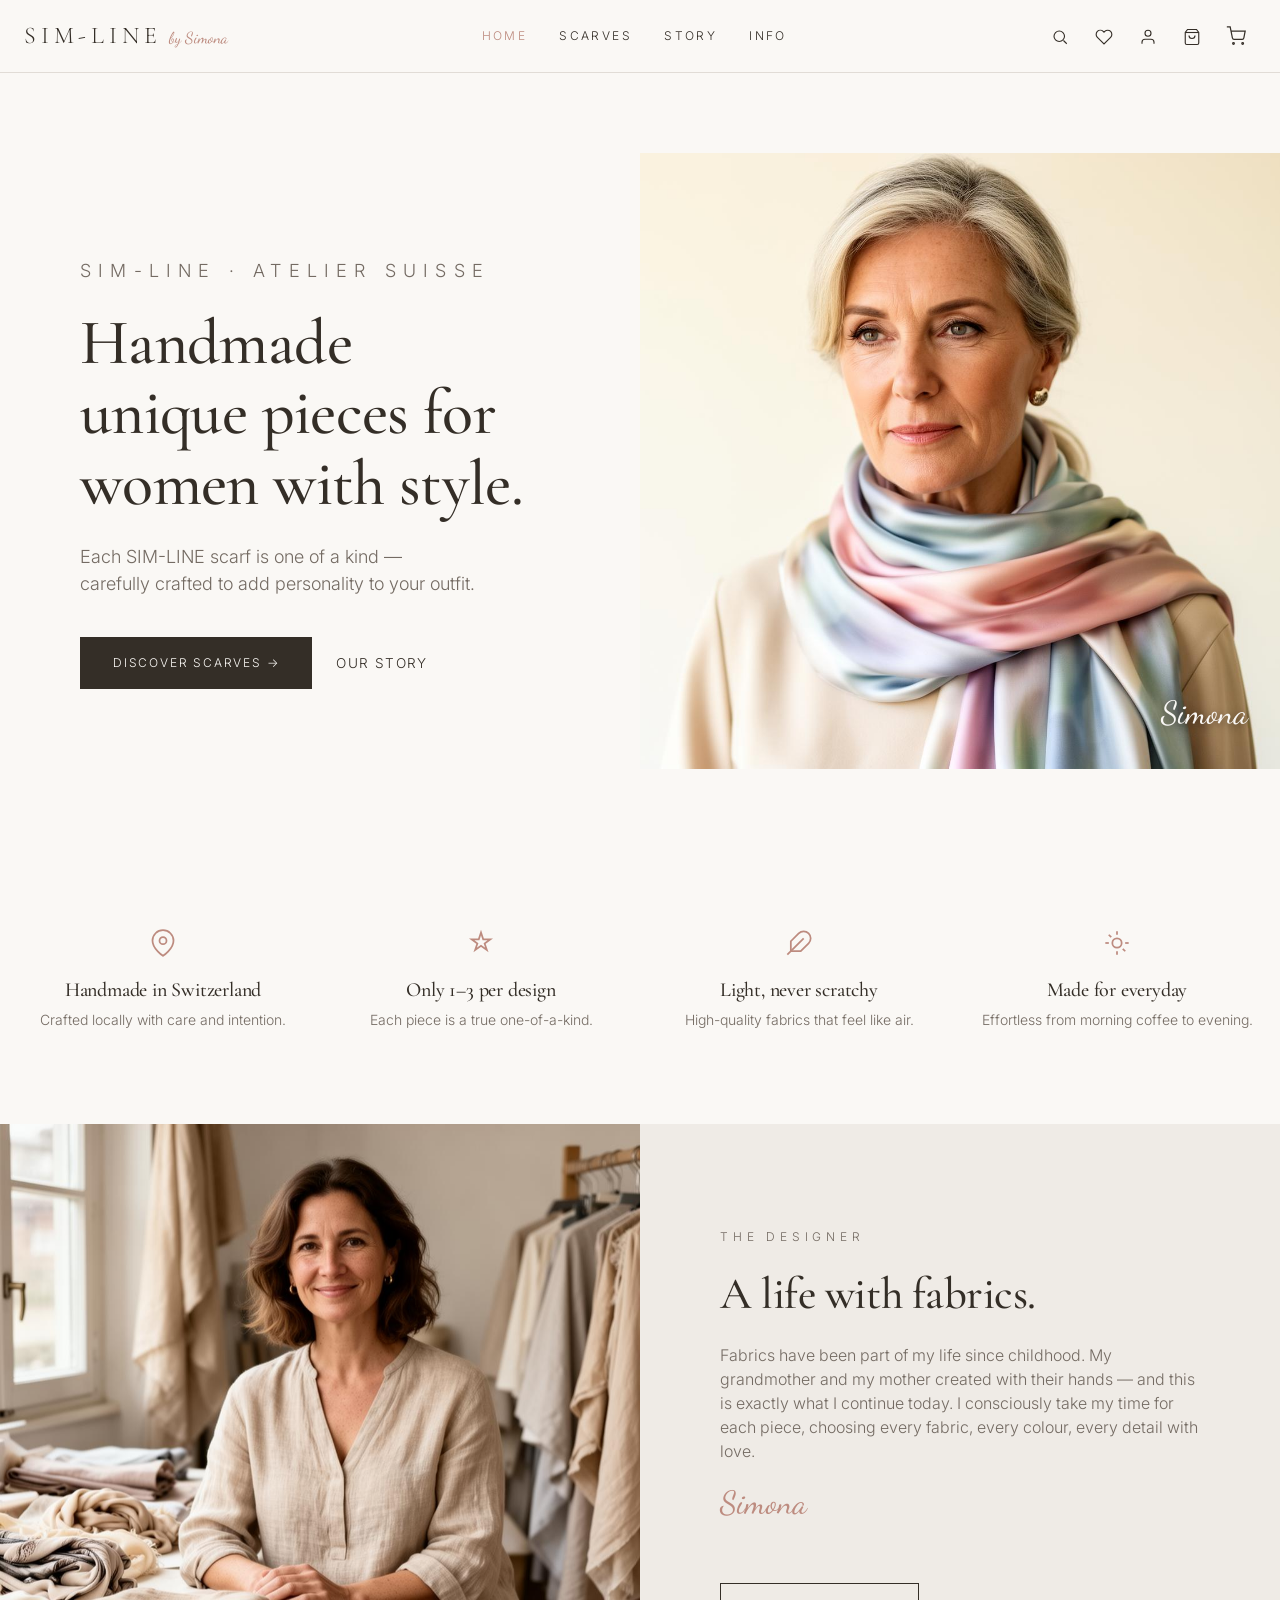
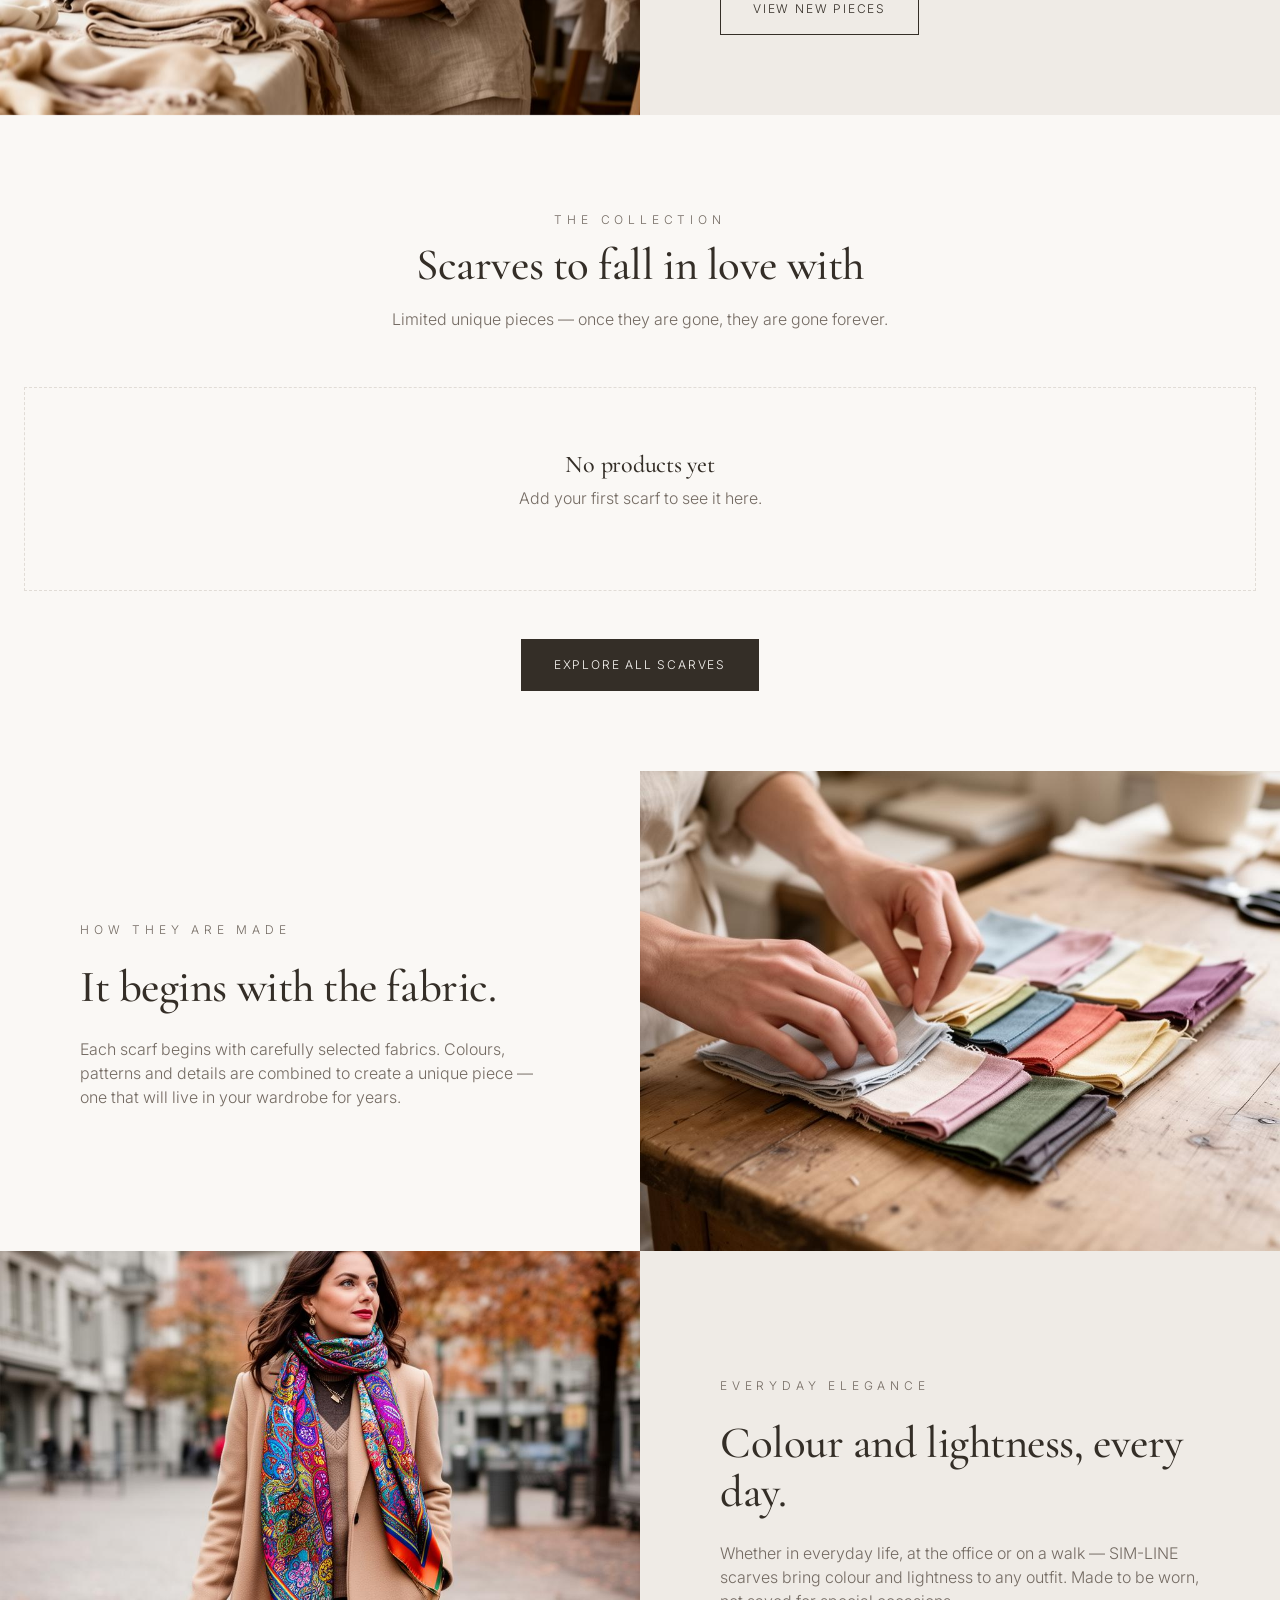
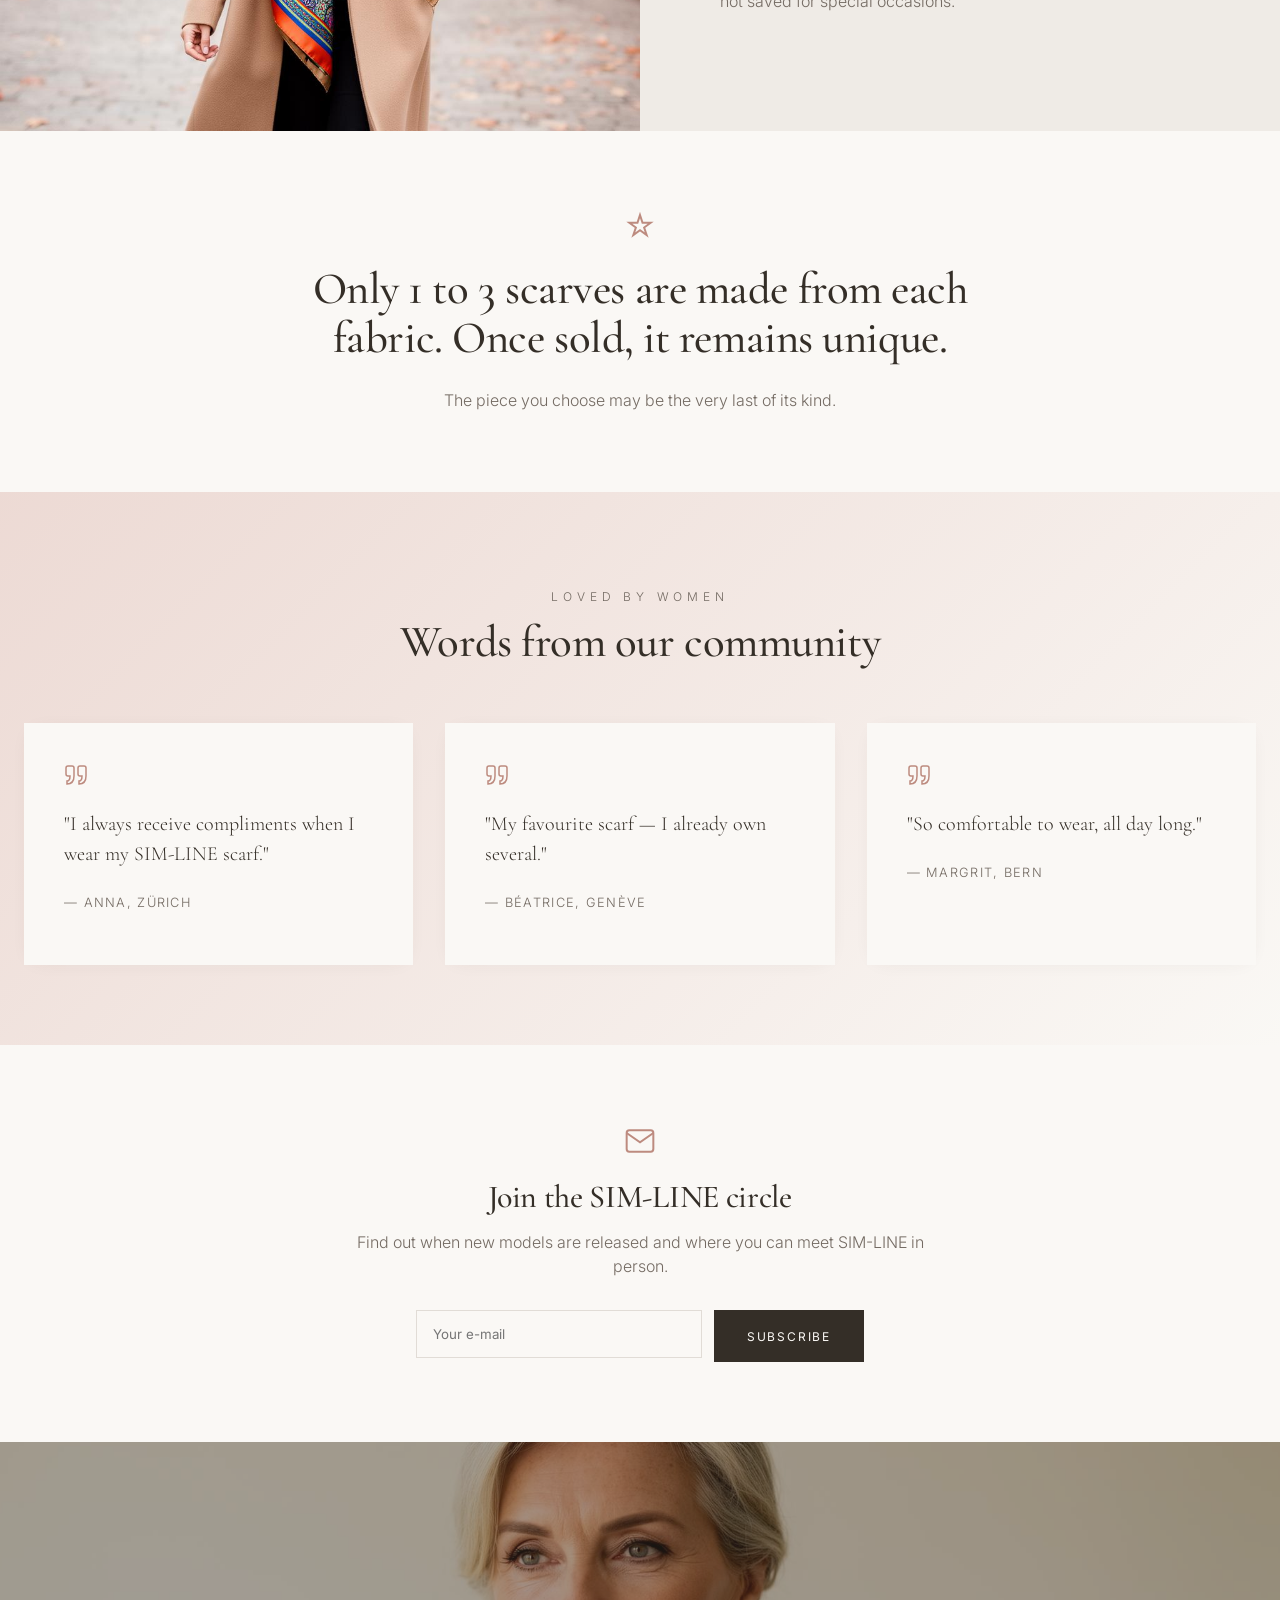
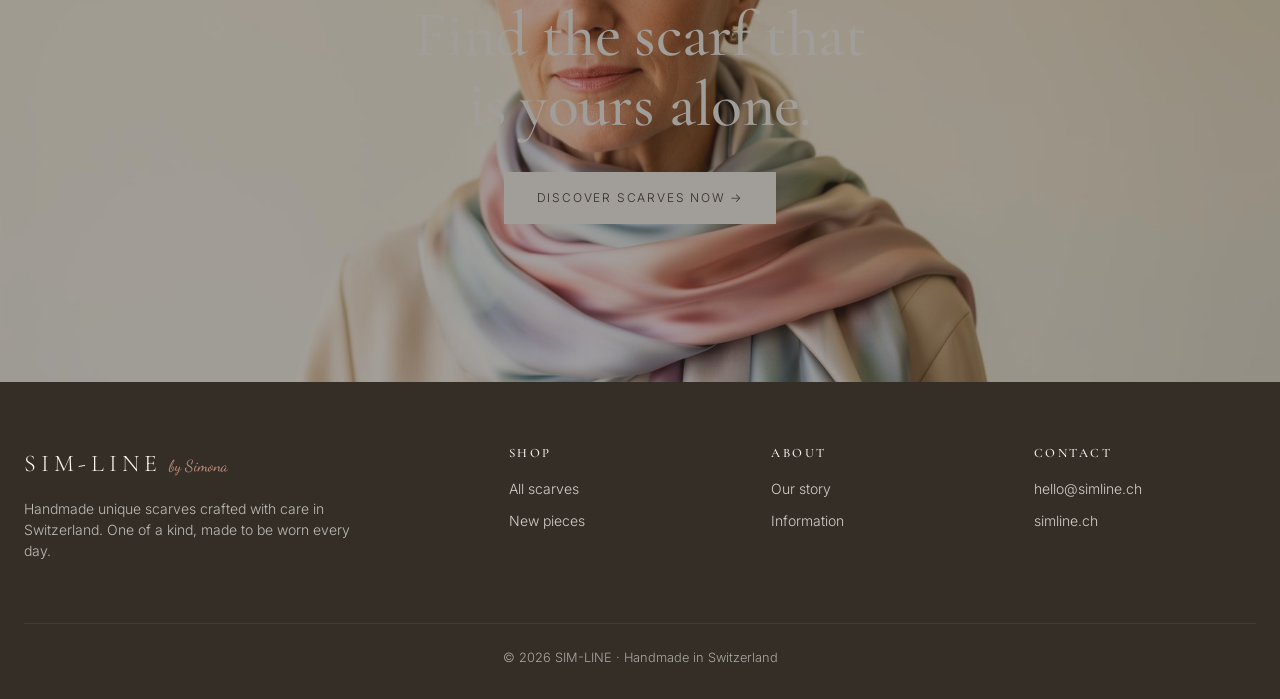
<file: index.html>
<!doctype html>
<html lang="en">
<head>
  <meta charset="utf-8" />
  <meta name="viewport" content="width=device-width,initial-scale=1" />
  <title>SIM-LINE — Handmade unique scarves from Switzerland</title>
  <meta name="description" content="SIM-LINE crafts handmade, one-of-a-kind scarves in Switzerland. Discover boutique scarves designed by Simona — only 1 to 3 pieces per fabric." />
  <link rel="canonical" href="https://www.simline.ch/" />
  <link rel="stylesheet" href="css/style.css" />
</head>
<body>
  <main>
    <!-- HERO -->
    <section class="hero">
      <div class="hero-content fade-in-up">
        <div class="hero-content-inner">
          <p class="eyebrow">SIM-LINE · Atelier Suisse</p>
          <h1 class="text-balance">Handmade unique pieces for women with style.</h1>
          <p class="text-balance">Each SIM-LINE scarf is one of a kind — carefully crafted to add personality to your outfit.</p>
          <div class="hero-cta">
            <a class="btn btn-primary" href="scarves.html">Discover scarves →</a>
            <a class="text-link" href="story.html">Our story</a>
          </div>
        </div>
      </div>
      <div class="hero-image">
        <img src="assets/hero-scarf.jpg" alt="Woman wearing a handmade SIM-LINE scarf" />
        <span class="signature">Simona</span>
      </div>
    </section>

    <!-- USPs -->
    <section>
      <div class="container">
        <div class="usps">
          <div class="usp"><svg class="icon" width="28" height="28" viewBox="0 0 24 24" fill="none" stroke="currentColor" stroke-width="1.5"><path d="M21 10c0 7-9 13-9 13S3 17 3 10a9 9 0 0 1 18 0z"/><circle cx="12" cy="10" r="3"/></svg><h3>Handmade in Switzerland</h3><p>Crafted locally with care and intention.</p></div>
          <div class="usp"><svg class="icon" width="28" height="28" viewBox="0 0 24 24" fill="none" stroke="currentColor" stroke-width="1.5"><path d="M12 3l1.9 5.8H20l-4.9 3.6L17 18l-5-3.6L7 18l1.9-5.6L4 8.8h6.1z"/></svg><h3>Only 1–3 per design</h3><p>Each piece is a true one-of-a-kind.</p></div>
          <div class="usp"><svg class="icon" width="28" height="28" viewBox="0 0 24 24" fill="none" stroke="currentColor" stroke-width="1.5"><path d="M20.24 12.24a6 6 0 0 0-8.49-8.49L5 10.5V19h8.5z"/><line x1="16" y1="8" x2="2" y2="22"/></svg><h3>Light, never scratchy</h3><p>High-quality fabrics that feel like air.</p></div>
          <div class="usp"><svg class="icon" width="28" height="28" viewBox="0 0 24 24" fill="none" stroke="currentColor" stroke-width="1.5"><circle cx="12" cy="12" r="4"/><line x1="12" y1="2" x2="12" y2="5"/><line x1="12" y1="19" x2="12" y2="22"/><line x1="4.93" y1="4.93" x2="7.05" y2="7.05"/><line x1="16.95" y1="16.95" x2="19.07" y2="19.07"/><line x1="2" y1="12" x2="5" y2="12"/><line x1="19" y1="12" x2="22" y2="12"/></svg><h3>Made for everyday</h3><p>Effortless from morning coffee to evening.</p></div>
        </div>
      </div>
    </section>

    <!-- DESIGNER -->
    <section class="bg-sand" style="padding:0">
      <div class="split">
        <div class="split-image"><img src="assets/designer-simona.jpg" alt="Simona, founder of SIM-LINE, in her atelier" loading="lazy" /></div>
        <div class="split-content">
          <div class="split-content-inner">
            <p class="eyebrow">The designer</p>
            <h2>A life with fabrics.</h2>
            <p>Fabrics have been part of my life since childhood. My grandmother and my mother created with their hands — and this is exactly what I continue today. I consciously take my time for each piece, choosing every fabric, every colour, every detail with love.</p>
            <p class="font-script" style="font-size:2rem;color:var(--rose);margin-top:1rem">Simona</p>
            <a class="btn btn-outline" href="scarves.html?filter=new" style="margin-top:1.5rem">View NEW pieces</a>
          </div>
        </div>
      </div>
    </section>

    <!-- PRODUCT TEASER -->
    <section>
      <div class="container">
        <div class="section-header">
          <p class="eyebrow">The collection</p>
          <h2 class="section-title">Scarves to fall in love with</h2>
          <p>Limited unique pieces — once they are gone, they are gone forever.</p>
        </div>
        <div id="teaserGrid" class="product-grid">
          <div class="skeleton"></div><div class="skeleton"></div><div class="skeleton"></div><div class="skeleton"></div>
        </div>
        <div class="text-center" style="margin-top:3rem">
          <a class="btn btn-primary" href="scarves.html">Explore all scarves</a>
        </div>
      </div>
    </section>

    <!-- CREATION -->
    <section class="bg-eggshell" style="padding:0">
      <div class="split">
        <div class="split-content order-2 lg-order-1">
          <div class="split-content-inner">
            <p class="eyebrow">How they are made</p>
            <h2>It begins with the fabric.</h2>
            <p>Each scarf begins with carefully selected fabrics. Colours, patterns and details are combined to create a unique piece — one that will live in your wardrobe for years.</p>
          </div>
        </div>
        <div class="split-image order-1 lg-order-2"><img src="assets/story-creation.jpg" alt="Hands selecting fabric swatches" loading="lazy" /></div>
      </div>
    </section>

    <!-- USAGE -->
    <section class="bg-sand" style="padding:0">
      <div class="split">
        <div class="split-image"><img src="assets/usage-everyday.jpg" alt="Woman wearing SIM-LINE scarf in the city" loading="lazy" /></div>
        <div class="split-content">
          <div class="split-content-inner">
            <p class="eyebrow">Everyday elegance</p>
            <h2>Colour and lightness, every day.</h2>
            <p>Whether in everyday life, at the office or on a walk — SIM-LINE scarves bring colour and lightness to any outfit. Made to be worn, not saved for special occasions.</p>
          </div>
        </div>
      </div>
    </section>

    <!-- UNIQUENESS -->
    <section>
      <div class="container text-center">
        <svg width="32" height="32" viewBox="0 0 24 24" fill="none" stroke="currentColor" stroke-width="1.5" style="color:var(--rose);margin:0 auto 1rem"><path d="M12 3l1.9 5.8H20l-4.9 3.6L17 18l-5-3.6L7 18l1.9-5.6L4 8.8h6.1z"/></svg>
        <h2 class="section-title text-balance" style="max-width:46rem;margin:0 auto">Only 1 to 3 scarves are made from each fabric. Once sold, it remains unique.</h2>
        <p class="text-stone" style="max-width:32rem;margin:1.5rem auto 0">The piece you choose may be the very last of its kind.</p>
      </div>
    </section>

    <!-- TESTIMONIALS -->
    <section class="testimonials-bg">
      <div class="container">
        <div class="section-header">
          <p class="eyebrow">Loved by women</p>
          <h2 class="section-title">Words from our community</h2>
        </div>
        <div class="testimonials">
          <div class="testimonial"><svg class="quote-icon" width="24" height="24" viewBox="0 0 24 24" fill="none" stroke="currentColor" stroke-width="1.5"><path d="M3 21c3 0 7-1 7-8V5c0-1.25-.756-2-2-2H4c-1.25 0-2 .75-2 1.972V11c0 1.25.75 2 2 2h2c0 4-2 5-3 5z"/><path d="M15 21c3 0 7-1 7-8V5c0-1.25-.757-2-2-2h-4c-1.25 0-2 .75-2 1.972V11c0 1.25.75 2 2 2h2c0 4-2 5-3 5z"/></svg><p class="text">"I always receive compliments when I wear my SIM-LINE scarf."</p><p class="author">— Anna, Zürich</p></div>
          <div class="testimonial"><svg class="quote-icon" width="24" height="24" viewBox="0 0 24 24" fill="none" stroke="currentColor" stroke-width="1.5"><path d="M3 21c3 0 7-1 7-8V5c0-1.25-.756-2-2-2H4c-1.25 0-2 .75-2 1.972V11c0 1.25.75 2 2 2h2c0 4-2 5-3 5z"/><path d="M15 21c3 0 7-1 7-8V5c0-1.25-.757-2-2-2h-4c-1.25 0-2 .75-2 1.972V11c0 1.25.75 2 2 2h2c0 4-2 5-3 5z"/></svg><p class="text">"My favourite scarf — I already own several."</p><p class="author">— Béatrice, Genève</p></div>
          <div class="testimonial"><svg class="quote-icon" width="24" height="24" viewBox="0 0 24 24" fill="none" stroke="currentColor" stroke-width="1.5"><path d="M3 21c3 0 7-1 7-8V5c0-1.25-.756-2-2-2H4c-1.25 0-2 .75-2 1.972V11c0 1.25.75 2 2 2h2c0 4-2 5-3 5z"/><path d="M15 21c3 0 7-1 7-8V5c0-1.25-.757-2-2-2h-4c-1.25 0-2 .75-2 1.972V11c0 1.25.75 2 2 2h2c0 4-2 5-3 5z"/></svg><p class="text">"So comfortable to wear, all day long."</p><p class="author">— Margrit, Bern</p></div>
        </div>
      </div>
    </section>

    <!-- NEWSLETTER -->
    <section>
      <div class="container">
        <div class="newsletter">
          <svg width="32" height="32" viewBox="0 0 24 24" fill="none" stroke="currentColor" stroke-width="1.5" style="color:var(--rose);margin:0 auto"><path d="M4 4h16c1.1 0 2 .9 2 2v12c0 1.1-.9 2-2 2H4c-1.1 0-2-.9-2-2V6c0-1.1.9-2 2-2z"/><polyline points="22,6 12,13 2,6"/></svg>
          <h2 style="font-size:2rem;margin-top:1rem">Join the SIM-LINE circle</h2>
          <p class="text-stone" style="margin-top:1rem">Find out when new models are released and where you can meet SIM-LINE in person.</p>
          <form class="newsletter-form" onsubmit="event.preventDefault(); toast('Thank you for joining'); this.reset();">
            <input type="email" required placeholder="Your e-mail" />
            <button type="submit" class="btn btn-primary">Subscribe</button>
          </form>
        </div>
      </div>
    </section>

    <!-- FINAL CTA -->
    <section class="final-cta">
      <img src="assets/hero-scarf.jpg" alt="" loading="lazy" />
      <div class="final-cta-content">
        <h2 class="text-balance">Find the scarf that is yours alone.</h2>
        <a class="btn btn-light" href="scarves.html" style="margin-top:2rem">Discover scarves now →</a>
      </div>
    </section>
  </main>

  <script src="js/shopify.js"></script>
  <script src="js/app.js"></script>
  <script>
    mountChrome('home');
    fetchProducts(8).then(products => {
      const grid = document.getElementById('teaserGrid');
      if (!products || products.length === 0) {
        grid.outerHTML = `<div class="empty-state"><h3>No products yet</h3><p>Add your first scarf to see it here.</p></div>`;
        return;
      }
      grid.innerHTML = products.slice(0, 8).map(productCardHtml).join('');
    });
  </script>
</body>
</html>
</file>
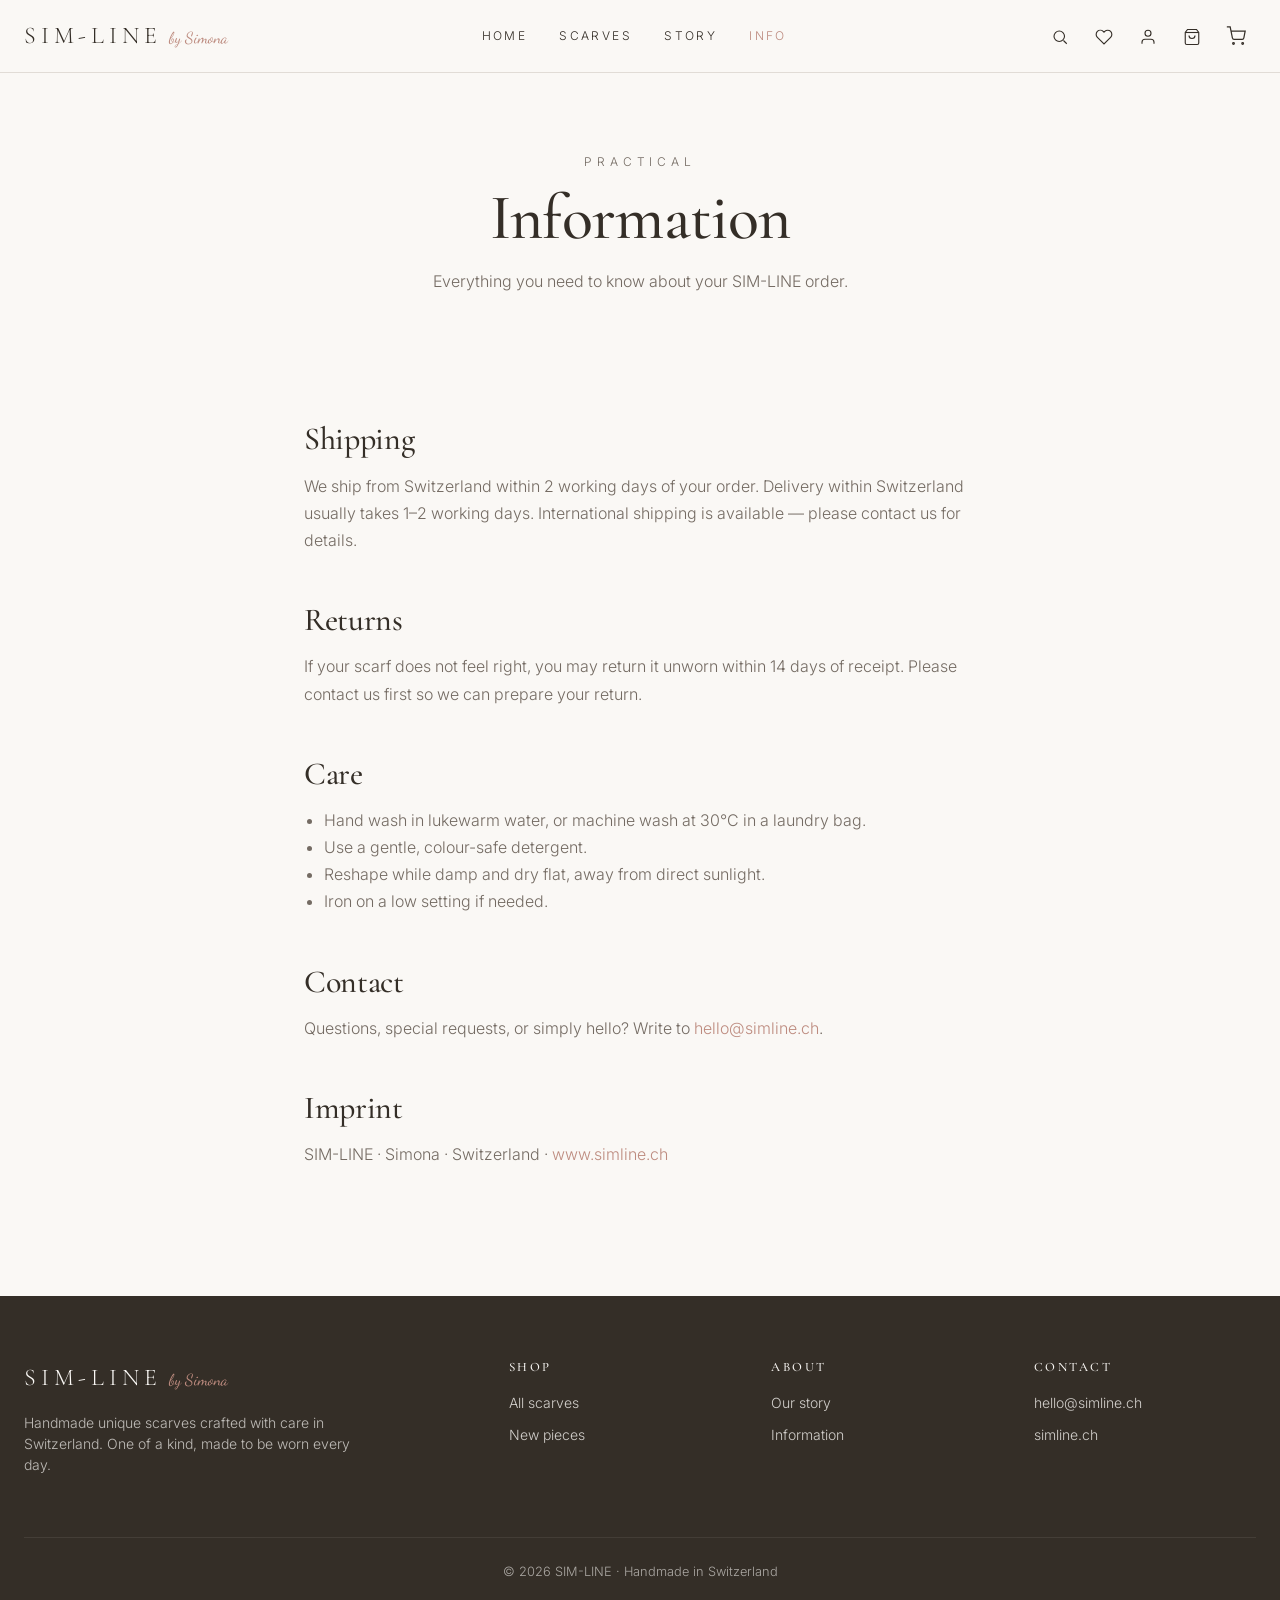
<file: info.html>
<!doctype html>
<html lang="en">
<head>
  <meta charset="utf-8" />
  <meta name="viewport" content="width=device-width,initial-scale=1" />
  <title>Information — SIM-LINE</title>
  <meta name="description" content="Shipping, returns, care and contact information for SIM-LINE." />
  <link rel="stylesheet" href="css/style.css" />
</head>
<body>
  <main>
    <div class="container page-header">
      <p class="eyebrow">Practical</p>
      <h1>Information</h1>
      <p>Everything you need to know about your SIM-LINE order.</p>
    </div>

    <section>
      <div class="container">
        <div class="info-section">
          <h2>Shipping</h2>
          <p>We ship from Switzerland within 2 working days of your order. Delivery within Switzerland usually takes 1–2 working days. International shipping is available — please contact us for details.</p>
        </div>
        <div class="info-section">
          <h2>Returns</h2>
          <p>If your scarf does not feel right, you may return it unworn within 14 days of receipt. Please contact us first so we can prepare your return.</p>
        </div>
        <div class="info-section">
          <h2>Care</h2>
          <ul>
            <li>Hand wash in lukewarm water, or machine wash at 30°C in a laundry bag.</li>
            <li>Use a gentle, colour-safe detergent.</li>
            <li>Reshape while damp and dry flat, away from direct sunlight.</li>
            <li>Iron on a low setting if needed.</li>
          </ul>
        </div>
        <div class="info-section">
          <h2>Contact</h2>
          <p>Questions, special requests, or simply hello? Write to <a href="mailto:hello@simline.ch" style="color:var(--rose)">hello@simline.ch</a>.</p>
        </div>
        <div class="info-section">
          <h2>Imprint</h2>
          <p>SIM-LINE · Simona · Switzerland · <a href="https://www.simline.ch" target="_blank" rel="noopener" style="color:var(--rose)">www.simline.ch</a></p>
        </div>
      </div>
    </section>
  </main>

  <script src="js/shopify.js"></script>
  <script src="js/app.js"></script>
  <script>mountChrome('info');</script>
</body>
</html>
</file>
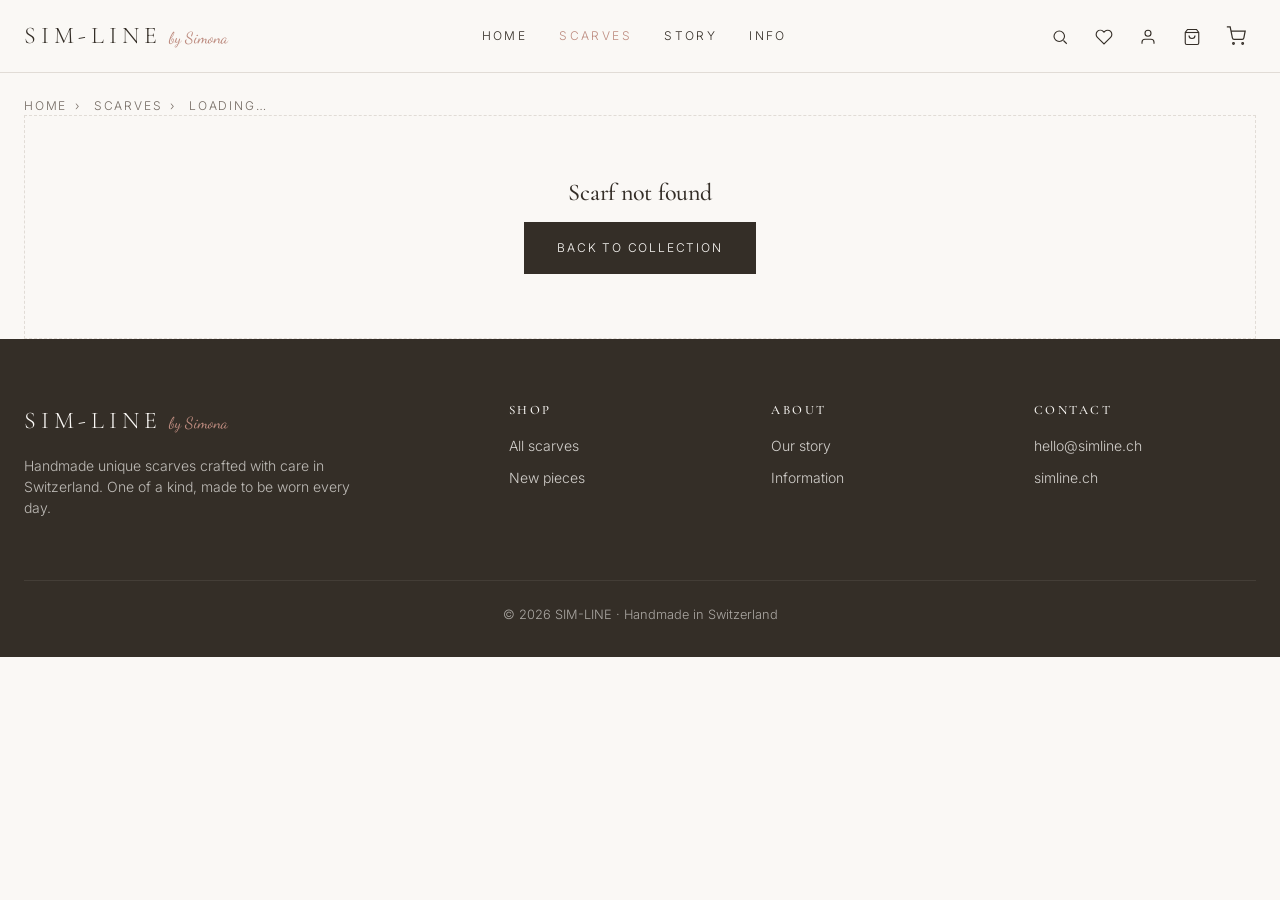
<file: product.html>
<!doctype html>
<html lang="en">
<head>
  <meta charset="utf-8" />
  <meta name="viewport" content="width=device-width,initial-scale=1" />
  <title>Scarf — SIM-LINE</title>
  <meta name="description" content="Handmade unique scarf by SIM-LINE." />
  <link rel="stylesheet" href="css/style.css" />
</head>
<body>
  <main>
    <div class="container">
      <nav class="breadcrumb" id="crumb">
        <a href="index.html">Home</a><span class="sep">›</span>
        <a href="scarves.html">Scarves</a><span class="sep">›</span>
        <span id="crumbTitle">Loading…</span>
      </nav>
    </div>

    <section class="container">
      <div id="pdpRoot"><div class="text-center" style="padding:6rem 0"><div class="spinner" style="margin:0 auto;color:var(--rose)"></div></div></div>
    </section>

    <section class="container" id="relatedSection" style="display:none">
      <div class="section-header"><h2 class="section-title">You may also love</h2></div>
      <div id="relatedGrid" class="product-grid"></div>
    </section>
  </main>

  <script src="js/shopify.js"></script>
  <script src="js/app.js"></script>
  <script>
    mountChrome('scarves');
    const handle = new URLSearchParams(location.search).get('handle');
    let activeImage = 0, variantIndex = 0, product = null;

    function renderPDP() {
      if (!product) return;
      const variants = product.variants.edges;
      const variant = variants[variantIndex]?.node;
      const images = product.images.edges;
      const img = images[activeImage]?.node;

      document.getElementById('crumbTitle').textContent = product.title;
      document.title = `${product.title} — SIM-LINE`;

      const root = document.getElementById('pdpRoot');
      root.innerHTML = `
        <div class="pdp">
          <div>
            <div class="pdp-image">${img ? `<img src="${img.url}" alt="${img.altText || product.title}">` : ''}</div>
            ${images.length > 1 ? `<div class="pdp-thumbs">${images.map((im, i) => `<button class="${i===activeImage?'active':''}" data-img="${i}"><img src="${im.node.url}" alt=""></button>`).join('')}</div>` : ''}
          </div>
          <div>
            <p class="eyebrow">SIM-LINE</p>
            <h1>${product.title}</h1>
            <p class="price">${variant.price.currencyCode} ${parseFloat(variant.price.amount).toFixed(2)}</p>
            <div class="unique-note">
              <svg width="16" height="16" viewBox="0 0 24 24" fill="none" stroke="currentColor" stroke-width="1.5"><path d="M12 3l1.9 5.8H20l-4.9 3.6L17 18l-5-3.6L7 18l1.9-5.6L4 8.8h6.1z"/></svg>
              Unique piece — only 1–3 ever made
            </div>
            <p class="description">${product.description || ''}</p>
            ${variants.length > 1 ? `
              <div class="pdp-variants">
                <div class="label">Choose</div>
                <div class="variant-options">
                  ${variants.map((v, i) => `<button class="variant-btn ${i===variantIndex?'active':''}" data-variant="${i}" ${v.node.availableForSale?'':'disabled'}>${v.node.title}</button>`).join('')}
                </div>
              </div>
            ` : ''}
            <div class="pdp-actions">
              <button class="btn btn-primary" id="addBtn" ${variant.availableForSale?'':'disabled'}>${variant.availableForSale ? 'Add to bag' : 'Sold'}</button>
              <button class="btn btn-outline btn-icon" id="wishBtn" aria-label="Wishlist">
                <svg width="16" height="16" viewBox="0 0 24 24" fill="none" stroke="currentColor" stroke-width="1.5"><path d="M20.84 4.61a5.5 5.5 0 0 0-7.78 0L12 5.67l-1.06-1.06a5.5 5.5 0 0 0-7.78 7.78l1.06 1.06L12 21.23l7.78-7.78 1.06-1.06a5.5 5.5 0 0 0 0-7.78z"/></svg>
              </button>
            </div>
            <div class="pdp-details">
              <h3>Details</h3>
              <dl>
                ${product.options.map(o => `<dt>${o.name}</dt><dd>${o.values.join(', ')}</dd>`).join('')}
                <dt>Care</dt><dd>Hand wash or 30°C in laundry bag</dd>
                <dt>Origin</dt><dd>Handmade in Switzerland</dd>
              </dl>
            </div>
          </div>
        </div>
      `;

      root.querySelectorAll('button[data-img]').forEach(b => b.addEventListener('click', () => { activeImage = +b.dataset.img; renderPDP(); }));
      root.querySelectorAll('button[data-variant]').forEach(b => b.addEventListener('click', () => { variantIndex = +b.dataset.variant; renderPDP(); }));
      root.querySelector('#wishBtn').addEventListener('click', () => toast('Saved to wishlist'));
      root.querySelector('#addBtn').addEventListener('click', async () => {
        const v = product.variants.edges[variantIndex].node;
        await CartStore.addItem({
          product: { title: product.title, handle: product.handle, images: product.images },
          variantId: v.id,
          variantTitle: v.title,
          price: v.price,
          quantity: 1,
          selectedOptions: v.selectedOptions || [],
        });
        openCart();
      });
    }

    if (!handle) {
      document.getElementById('pdpRoot').innerHTML = `<div class="empty-state"><h3>Scarf not found</h3><a class="btn btn-primary" href="scarves.html" style="margin-top:1rem">Back to collection</a></div>`;
    } else {
      fetchProductByHandle(handle).then(p => {
        if (!p) {
          document.getElementById('pdpRoot').innerHTML = `<div class="empty-state"><h3>Scarf not found</h3><a class="btn btn-primary" href="scarves.html" style="margin-top:1rem">Back to collection</a></div>`;
          return;
        }
        product = p;
        renderPDP();
      });
      fetchProducts(8).then(list => {
        const related = (list || []).filter(e => e.node.handle !== handle).slice(0, 4);
        if (related.length) {
          document.getElementById('relatedSection').style.display = 'block';
          document.getElementById('relatedGrid').innerHTML = related.map(productCardHtml).join('');
        }
      });
    }
  </script>
</body>
</html>
</file>
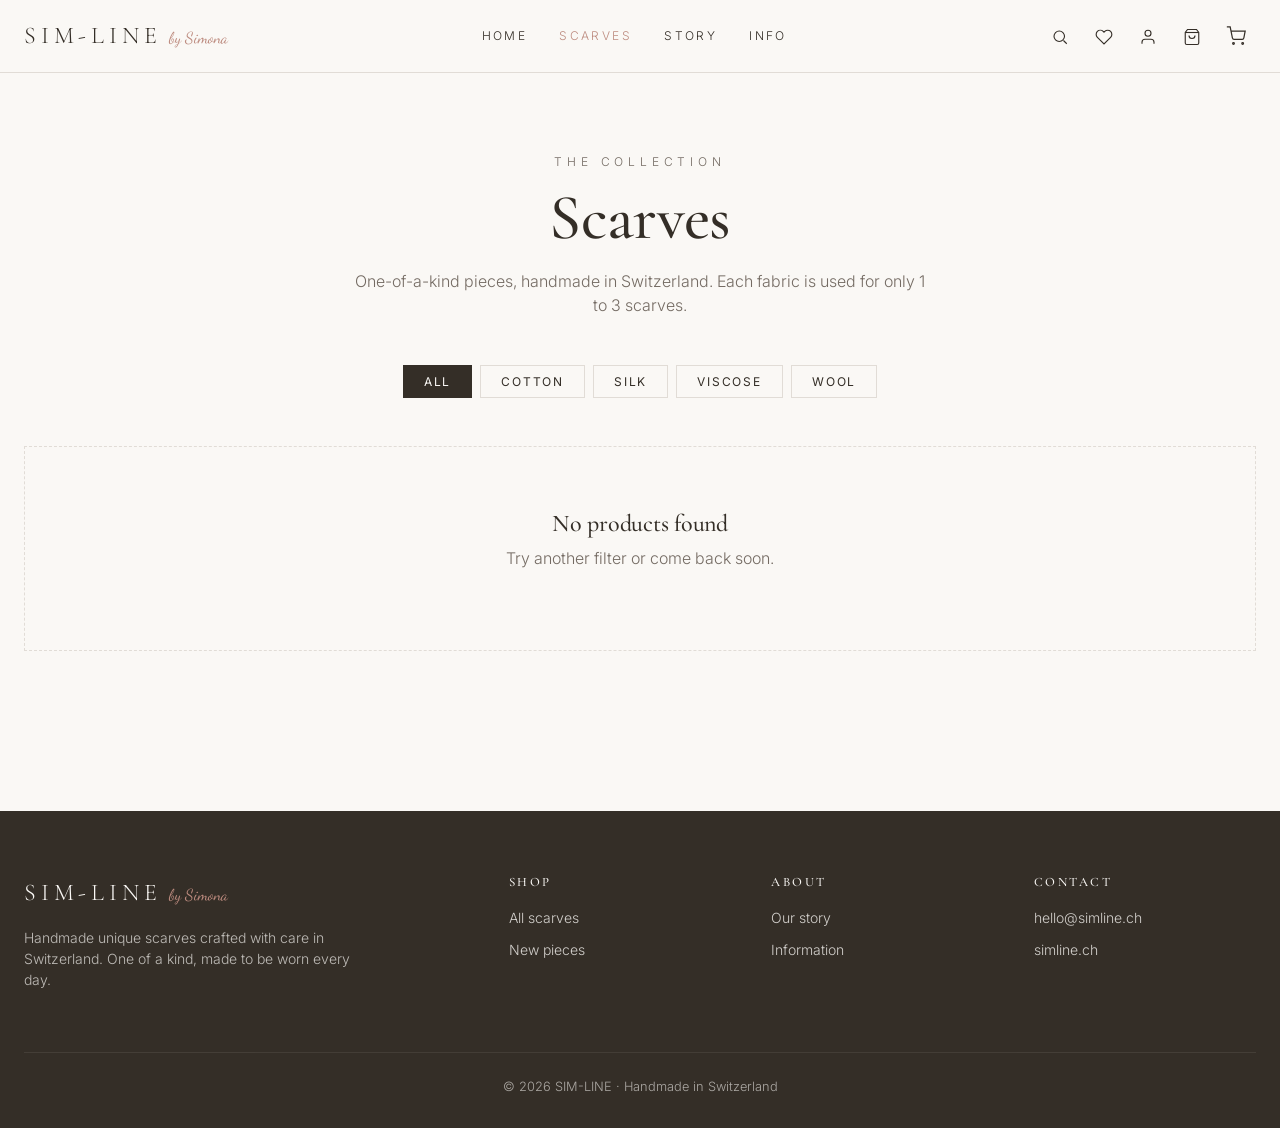
<file: scarves.html>
<!doctype html>
<html lang="en">
<head>
  <meta charset="utf-8" />
  <meta name="viewport" content="width=device-width,initial-scale=1" />
  <title>Scarves — SIM-LINE</title>
  <meta name="description" content="Browse the SIM-LINE scarf collection. Each piece handmade in Switzerland, available in only 1 to 3 examples." />
  <link rel="stylesheet" href="css/style.css" />
</head>
<body>
  <main>
    <div class="container page-header">
      <p class="eyebrow">The collection</p>
      <h1>Scarves</h1>
      <p>One-of-a-kind pieces, handmade in Switzerland. Each fabric is used for only 1 to 3 scarves.</p>
    </div>

    <div class="container">
      <div class="filter-bar" id="filterBar">
        <button class="filter-chip active" data-filter="all">All</button>
        <button class="filter-chip" data-filter="cotton">Cotton</button>
        <button class="filter-chip" data-filter="silk">Silk</button>
        <button class="filter-chip" data-filter="viscose">Viscose</button>
        <button class="filter-chip" data-filter="wool">Wool</button>
      </div>
      <div id="grid" class="product-grid">
        <div class="skeleton"></div><div class="skeleton"></div><div class="skeleton"></div><div class="skeleton"></div>
        <div class="skeleton"></div><div class="skeleton"></div><div class="skeleton"></div><div class="skeleton"></div>
      </div>
    </div>

    <section style="padding-top:5rem"></section>
  </main>

  <script src="js/shopify.js"></script>
  <script src="js/app.js"></script>
  <script>
    mountChrome('scarves');
    let allProducts = [];

    function render(filter) {
      const grid = document.getElementById('grid');
      const filtered = filter === 'all'
        ? allProducts
        : allProducts.filter(e => {
            const txt = (e.node.title + ' ' + e.node.description + ' ' + e.node.options.map(o => o.values.join(' ')).join(' ')).toLowerCase();
            return txt.includes(filter);
          });
      if (filtered.length === 0) {
        grid.innerHTML = `<div class="empty-state" style="grid-column:1/-1"><h3>No products found</h3><p>Try another filter or come back soon.</p></div>`;
        return;
      }
      grid.innerHTML = filtered.map(productCardHtml).join('');
    }

    document.querySelectorAll('.filter-chip').forEach(chip => {
      chip.addEventListener('click', () => {
        document.querySelectorAll('.filter-chip').forEach(c => c.classList.remove('active'));
        chip.classList.add('active');
        render(chip.getAttribute('data-filter'));
      });
    });

    fetchProducts(50).then(p => { allProducts = p || []; render('all'); });
  </script>
</body>
</html>
</file>
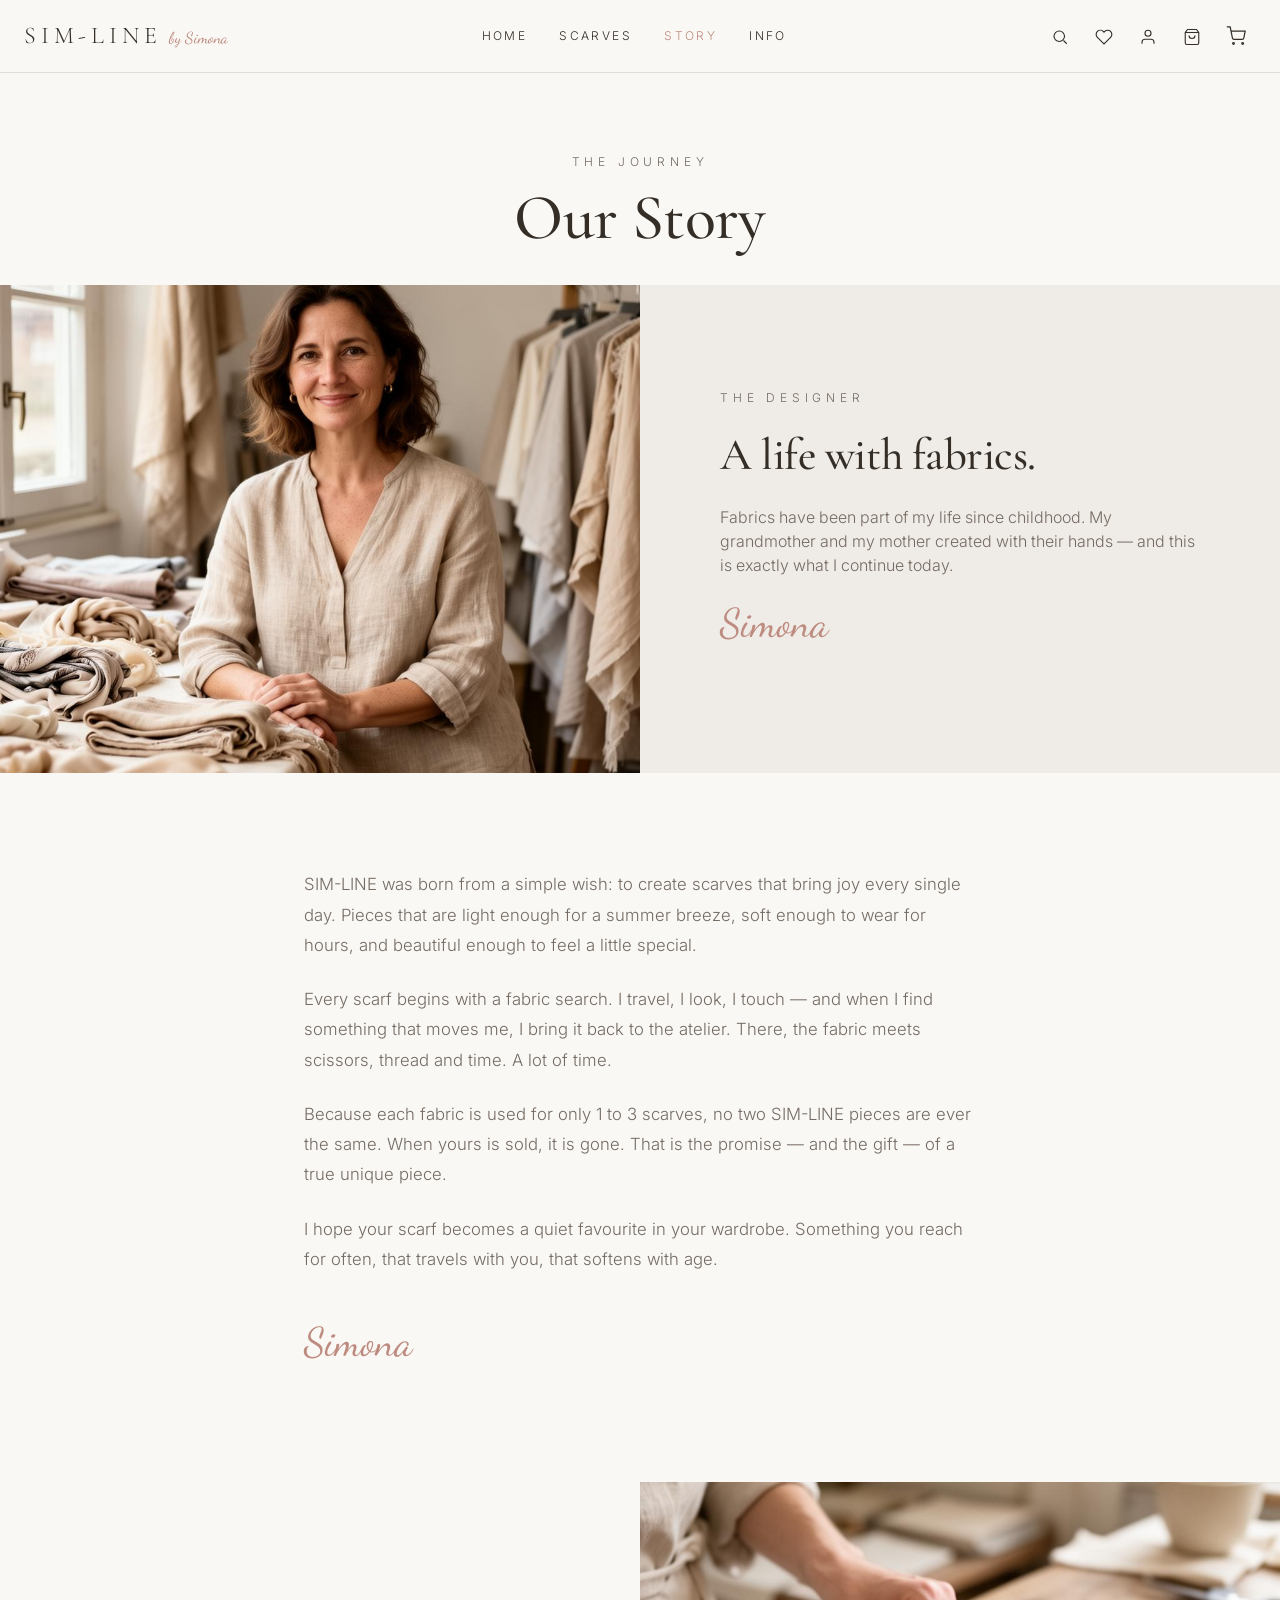
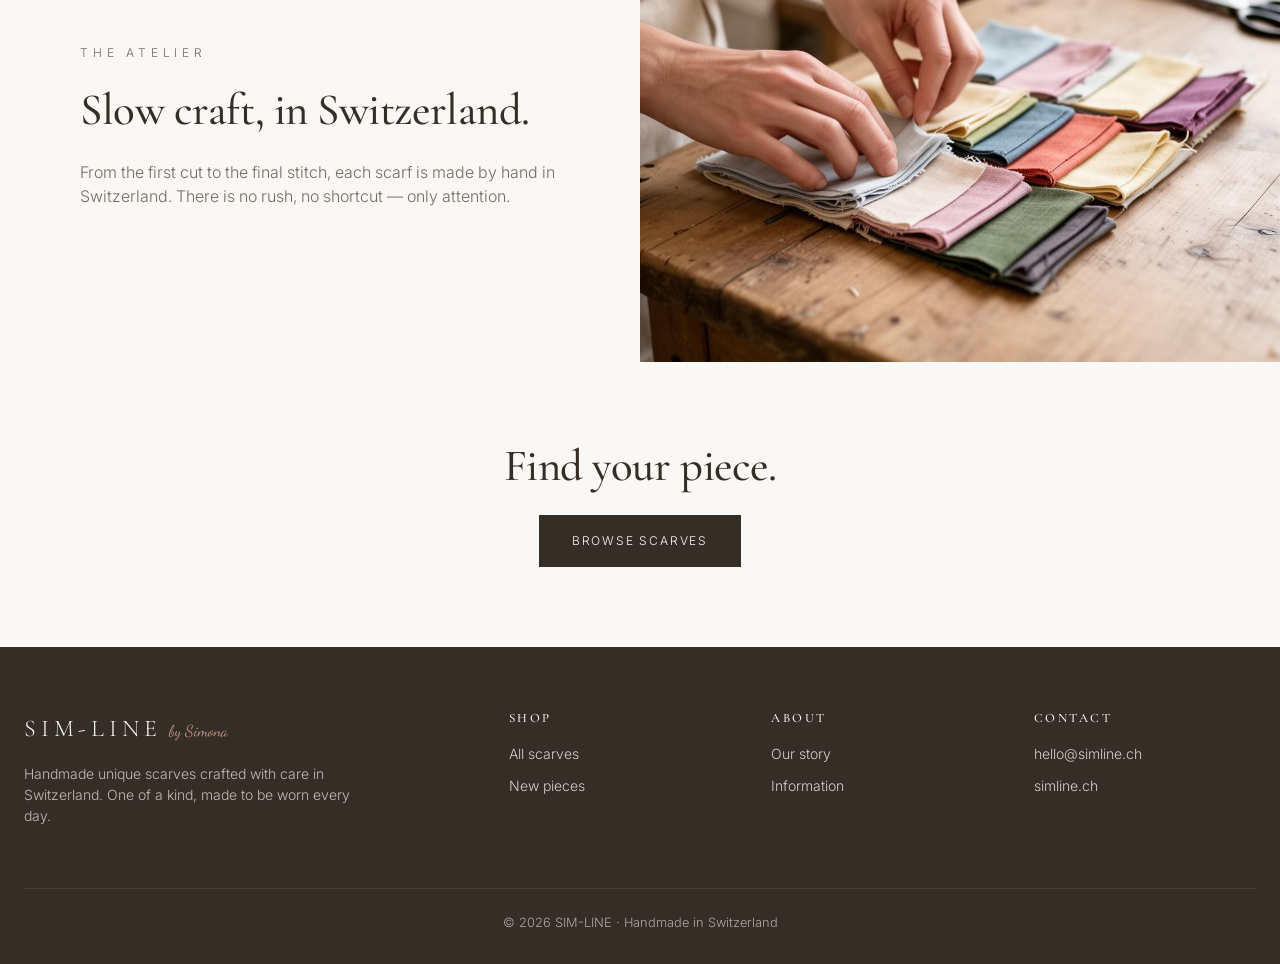
<file: story.html>
<!doctype html>
<html lang="en">
<head>
  <meta charset="utf-8" />
  <meta name="viewport" content="width=device-width,initial-scale=1" />
  <title>Our Story — SIM-LINE</title>
  <meta name="description" content="The story behind SIM-LINE: handmade scarves, designed and crafted by Simona in Switzerland." />
  <link rel="stylesheet" href="css/style.css" />
</head>
<body>
  <main>
    <div class="container page-header">
      <p class="eyebrow">The journey</p>
      <h1>Our Story</h1>
    </div>

    <section class="bg-sand" style="padding:0">
      <div class="split">
        <div class="split-image"><img src="assets/designer-simona.jpg" alt="Simona in her atelier" loading="lazy" /></div>
        <div class="split-content">
          <div class="split-content-inner">
            <p class="eyebrow">The designer</p>
            <h2>A life with fabrics.</h2>
            <p>Fabrics have been part of my life since childhood. My grandmother and my mother created with their hands — and this is exactly what I continue today.</p>
            <p class="font-script" style="font-size:2.5rem;color:var(--rose);margin-top:1rem">Simona</p>
          </div>
        </div>
      </div>
    </section>

    <section>
      <div class="container">
        <div class="story-content">
          <p>SIM-LINE was born from a simple wish: to create scarves that bring joy every single day. Pieces that are light enough for a summer breeze, soft enough to wear for hours, and beautiful enough to feel a little special.</p>
          <p>Every scarf begins with a fabric search. I travel, I look, I touch — and when I find something that moves me, I bring it back to the atelier. There, the fabric meets scissors, thread and time. A lot of time.</p>
          <p>Because each fabric is used for only 1 to 3 scarves, no two SIM-LINE pieces are ever the same. When yours is sold, it is gone. That is the promise — and the gift — of a true unique piece.</p>
          <p>I hope your scarf becomes a quiet favourite in your wardrobe. Something you reach for often, that travels with you, that softens with age.</p>
          <p class="signature">Simona</p>
        </div>
      </div>
    </section>

    <section class="bg-eggshell" style="padding:0">
      <div class="split">
        <div class="split-content order-2 lg-order-1">
          <div class="split-content-inner">
            <p class="eyebrow">The atelier</p>
            <h2>Slow craft, in Switzerland.</h2>
            <p>From the first cut to the final stitch, each scarf is made by hand in Switzerland. There is no rush, no shortcut — only attention.</p>
          </div>
        </div>
        <div class="split-image order-1 lg-order-2"><img src="assets/story-creation.jpg" alt="Hands selecting fabric swatches" loading="lazy" /></div>
      </div>
    </section>

    <section class="text-center">
      <div class="container">
        <h2 class="section-title">Find your piece.</h2>
        <a class="btn btn-primary" href="scarves.html" style="margin-top:1.5rem">Browse scarves</a>
      </div>
    </section>
  </main>

  <script src="js/shopify.js"></script>
  <script src="js/app.js"></script>
  <script>mountChrome('story');</script>
</body>
</html>
</file>
<file: css/style.css>
/* SIM-LINE — boutique, calm, eggshell */
@import url('https://fonts.googleapis.com/css2?family=Cormorant+Garamond:wght@400;500;600&family=Inter:wght@300;400;500;600&family=Dancing+Script:wght@500;600&display=swap');

:root {
  --eggshell: hsl(39, 33%, 97%);
  --sand: hsl(35, 22%, 92%);
  --muted: hsl(35, 18%, 90%);
  --stone: hsl(30, 8%, 42%);
  --ink: hsl(30, 14%, 18%);
  --rose: hsl(12, 32%, 62%);
  --rose-soft: hsl(14, 40%, 88%);
  --border: hsl(32, 16%, 86%);
  --shadow-card: 0 2px 20px -10px hsl(30 14% 22% / 0.12);
  --shadow-soft: 0 10px 40px -20px hsl(30 14% 22% / 0.18);
}

*,*::before,*::after { box-sizing: border-box; }
html,body { margin: 0; padding: 0; }
body {
  background: var(--eggshell);
  color: var(--ink);
  font-family: 'Inter', sans-serif;
  font-weight: 300;
  -webkit-font-smoothing: antialiased;
  line-height: 1.5;
}
img { max-width: 100%; display: block; }
a { color: inherit; text-decoration: none; }
button { font-family: inherit; cursor: pointer; border: none; background: none; color: inherit; }
input { font-family: inherit; }
h1,h2,h3,h4 { font-family: 'Cormorant Garamond', serif; font-weight: 500; letter-spacing: -0.01em; margin: 0; line-height: 1.1; }

.container { width: 100%; max-width: 1280px; margin: 0 auto; padding: 0 1.5rem; }
.font-serif { font-family: 'Cormorant Garamond', serif; }
.font-script { font-family: 'Dancing Script', cursive; }
.text-balance { text-wrap: balance; }
.eyebrow { font-size: 0.75rem; letter-spacing: 0.4em; text-transform: uppercase; color: var(--rose); }
.text-stone { color: var(--stone); }
.text-ink { color: var(--ink); }
.text-accent { color: var(--rose); }
.bg-eggshell { background: var(--eggshell); }
.bg-sand { background: var(--sand); }
.bg-ink { background: var(--ink); color: var(--eggshell); }
.text-center { text-align: center; }

/* Buttons */
.btn {
  display: inline-flex; align-items: center; justify-content: center; gap: 0.5rem;
  height: 3.25rem; padding: 0 2rem;
  font-size: 0.75rem; letter-spacing: 0.15em; text-transform: uppercase;
  border-radius: 0; transition: all 0.3s ease;
  border: 1px solid transparent;
}
.btn-primary { background: var(--ink); color: var(--eggshell); }
.btn-primary:hover { background: var(--rose); }
.btn-outline { border-color: var(--ink); color: var(--ink); background: transparent; }
.btn-outline:hover { background: var(--ink); color: var(--eggshell); }
.btn-light { background: var(--eggshell); color: var(--ink); }
.btn-light:hover { background: var(--rose); color: var(--eggshell); }

/* Header */
.site-header {
  position: sticky; top: 0; z-index: 50;
  background: hsl(39 33% 97% / 0.92);
  backdrop-filter: blur(8px);
  border-bottom: 1px solid var(--border);
}
.header-inner {
  display: flex; align-items: center; justify-content: space-between;
  height: 4.5rem;
}
.brand { font-family: 'Cormorant Garamond', serif; font-size: 1.5rem; letter-spacing: 0.2em; }
.brand small { font-family: 'Dancing Script', cursive; font-size: 1rem; color: var(--rose); letter-spacing: 0; margin-left: 0.5rem; }
.nav { display: flex; gap: 2rem; align-items: center; }
.nav a { font-size: 0.75rem; letter-spacing: 0.2em; text-transform: uppercase; color: var(--ink); }
.nav a:hover, .nav a.active { color: var(--rose); }
.header-actions { display: flex; gap: 0.5rem; align-items: center; }
.icon-btn { width: 2.5rem; height: 2.5rem; display: inline-flex; align-items: center; justify-content: center; border-radius: 9999px; position: relative; }
.icon-btn:hover { background: var(--sand); }
.cart-badge {
  position: absolute; top: 0; right: 0;
  background: var(--rose); color: var(--eggshell);
  font-size: 0.65rem; min-width: 1.1rem; height: 1.1rem; padding: 0 0.3rem;
  border-radius: 9999px; display: flex; align-items: center; justify-content: center;
  font-weight: 500;
}
.menu-toggle { display: none; }
@media (max-width: 768px) {
  .nav { display: none; position: absolute; top: 100%; left: 0; right: 0; background: var(--eggshell); flex-direction: column; padding: 1.5rem; border-bottom: 1px solid var(--border); }
  .nav.open { display: flex; }
  .menu-toggle { display: inline-flex; }
}

/* Hero */
.hero { display: grid; grid-template-columns: 1fr; min-height: 80vh; }
.hero-content { display: flex; align-items: center; padding: 5rem 2rem; }
.hero-content-inner { max-width: 32rem; }
.hero h1 { font-size: clamp(2.5rem, 5vw, 4.5rem); margin-top: 1.5rem; }
.hero-content p { font-size: 1.125rem; color: var(--stone); margin-top: 1.5rem; }
.hero-cta { margin-top: 2.5rem; display: flex; flex-wrap: wrap; gap: 1.5rem; align-items: center; }
.hero-cta a.text-link { font-size: 0.85rem; letter-spacing: 0.1em; text-transform: uppercase; text-underline-offset: 8px; }
.hero-cta a.text-link:hover { text-decoration: underline; }
.hero-image { position: relative; background: var(--sand); min-height: 60vh; }
.hero-image img { position: absolute; inset: 0; width: 100%; height: 100%; object-fit: cover; }
.hero-image .signature { position: absolute; bottom: 2rem; right: 2rem; font-family: 'Dancing Script', cursive; font-size: 2rem; color: var(--eggshell); text-shadow: 0 2px 8px rgba(0,0,0,0.4); }
@media (min-width: 1024px) { .hero { grid-template-columns: 1fr 1fr; } .hero-content { padding: 5rem; } }

/* Sections */
section { padding: 5rem 0; }
.section-title { font-size: clamp(2rem, 3.5vw, 3rem); }
.section-header { text-align: center; margin-bottom: 3.5rem; }
.section-header p { color: var(--stone); margin-top: 1rem; max-width: 32rem; margin-left: auto; margin-right: auto; }

/* USPs */
.usps { display: grid; grid-template-columns: repeat(2, 1fr); gap: 2.5rem; }
.usp { text-align: center; }
.usp .icon { color: var(--rose); margin: 0 auto; }
.usp h3 { font-size: 1.25rem; margin-top: 1rem; }
.usp p { font-size: 0.875rem; color: var(--stone); margin-top: 0.5rem; }
@media (min-width: 768px) { .usps { grid-template-columns: repeat(4, 1fr); } }

/* Split sections */
.split { display: grid; grid-template-columns: 1fr; }
.split-image { position: relative; min-height: 480px; }
.split-image img { position: absolute; inset: 0; width: 100%; height: 100%; object-fit: cover; }
.split-content { display: flex; align-items: center; padding: 5rem 2rem; }
.split-content-inner { max-width: 32rem; }
.split-content h2 { font-size: clamp(2rem, 3.5vw, 3rem); margin-top: 1.5rem; }
.split-content p { color: var(--stone); margin-top: 1.5rem; }
@media (min-width: 1024px) {
  .split { grid-template-columns: 1fr 1fr; }
  .split-content { padding: 5rem; }
}
.order-1 { order: 1; }
.order-2 { order: 2; }
@media (min-width: 1024px) { .lg-order-1 { order: 1; } .lg-order-2 { order: 2; } }

/* Product grid */
.product-grid { display: grid; grid-template-columns: repeat(2, 1fr); gap: 1.5rem; }
@media (min-width: 768px) { .product-grid { grid-template-columns: repeat(3, 1fr); } }
@media (min-width: 1024px) { .product-grid { grid-template-columns: repeat(4, 1fr); gap: 2rem; } }

.product-card { display: block; background: var(--eggshell); transition: transform 0.4s ease; }
.product-card:hover { transform: translateY(-4px); }
.product-image { aspect-ratio: 4/5; background: var(--sand); overflow: hidden; position: relative; }
.product-image img { width: 100%; height: 100%; object-fit: cover; transition: transform 0.6s ease; }
.product-card:hover .product-image img { transform: scale(1.05); }
.product-badge { position: absolute; top: 1rem; left: 1rem; background: var(--eggshell); color: var(--ink); font-size: 0.65rem; letter-spacing: 0.2em; text-transform: uppercase; padding: 0.4rem 0.7rem; }
.product-info { padding-top: 1rem; }
.product-title { font-family: 'Cormorant Garamond', serif; font-size: 1.25rem; color: var(--ink); }
.product-price { color: var(--stone); font-size: 0.95rem; margin-top: 0.25rem; }

.skeleton { aspect-ratio: 4/5; background: var(--sand); animation: pulse 1.6s ease-in-out infinite; }
@keyframes pulse { 50% { opacity: 0.55; } }

.empty-state { border: 1px dashed var(--border); padding: 4rem 2rem; text-align: center; }
.empty-state h3 { font-size: 1.5rem; }
.empty-state p { color: var(--stone); margin-top: 0.5rem; }

/* Testimonials */
.testimonials-bg { background: linear-gradient(135deg, var(--rose-soft) 0%, var(--eggshell) 100%); }
.testimonials { display: grid; grid-template-columns: 1fr; gap: 2rem; }
@media (min-width: 768px) { .testimonials { grid-template-columns: repeat(3, 1fr); } }
.testimonial { background: var(--eggshell); padding: 2.5rem; box-shadow: var(--shadow-card); }
.testimonial .quote-icon { color: var(--rose); }
.testimonial p.text { font-family: 'Cormorant Garamond', serif; font-size: 1.25rem; margin-top: 1rem; line-height: 1.5; }
.testimonial .author { font-size: 0.8rem; letter-spacing: 0.1em; text-transform: uppercase; color: var(--stone); margin-top: 1.5rem; }

/* Newsletter */
.newsletter { max-width: 36rem; margin: 0 auto; text-align: center; }
.newsletter-form { display: flex; flex-direction: column; gap: 0.75rem; max-width: 28rem; margin: 2rem auto 0; }
.newsletter-form input { flex: 1; height: 3rem; padding: 0 1rem; border: 1px solid var(--border); background: var(--eggshell); color: var(--ink); }
.newsletter-form input:focus { outline: none; border-color: var(--rose); }
@media (min-width: 640px) { .newsletter-form { flex-direction: row; } }

/* Final CTA */
.final-cta { position: relative; height: 60vh; min-height: 420px; display: flex; align-items: center; justify-content: center; overflow: hidden; padding: 0; }
.final-cta img { position: absolute; inset: 0; width: 100%; height: 100%; object-fit: cover; transform: scale(1.05); }
.final-cta::after { content: ""; position: absolute; inset: 0; background: hsl(30 14% 18% / 0.45); }
.final-cta-content { position: relative; text-align: center; color: var(--eggshell); padding: 0 1.5rem; }
.final-cta h2 { font-size: clamp(2.5rem, 5vw, 4rem); max-width: 38rem; margin: 0 auto; }

/* Footer */
.site-footer { background: var(--ink); color: var(--eggshell); padding: 4rem 0 2rem; }
.footer-grid { display: grid; grid-template-columns: 1fr; gap: 2.5rem; }
@media (min-width: 768px) { .footer-grid { grid-template-columns: 2fr 1fr 1fr 1fr; } }
.site-footer h4 { font-size: 0.8rem; letter-spacing: 0.2em; text-transform: uppercase; margin-bottom: 1rem; }
.site-footer ul { list-style: none; padding: 0; margin: 0; display: flex; flex-direction: column; gap: 0.5rem; }
.site-footer a { font-size: 0.875rem; opacity: 0.8; }
.site-footer a:hover { opacity: 1; color: var(--rose); }
.footer-bottom { border-top: 1px solid hsl(32 16% 86% / 0.15); margin-top: 3rem; padding-top: 1.5rem; font-size: 0.8rem; opacity: 0.6; text-align: center; }

/* Page header (collection / story / info) */
.page-header { padding: 4rem 0 2rem; text-align: center; }
.page-header h1 { font-size: clamp(2.5rem, 5vw, 4rem); }
.page-header p { color: var(--stone); margin-top: 1rem; max-width: 36rem; margin-left: auto; margin-right: auto; }

/* Collection filter */
.filter-bar { display: flex; flex-wrap: wrap; gap: 0.5rem; justify-content: center; margin-bottom: 3rem; }
.filter-chip {
  padding: 0.5rem 1.25rem; border: 1px solid var(--border); background: transparent;
  font-size: 0.75rem; letter-spacing: 0.15em; text-transform: uppercase; color: var(--ink);
  transition: all 0.2s ease;
}
.filter-chip:hover { border-color: var(--ink); }
.filter-chip.active { background: var(--ink); color: var(--eggshell); border-color: var(--ink); }

/* Product detail */
.breadcrumb { font-size: 0.75rem; letter-spacing: 0.15em; text-transform: uppercase; color: var(--stone); padding: 1.5rem 0 0; }
.breadcrumb a:hover { color: var(--rose); }
.breadcrumb span.sep { margin: 0 0.5rem; }

.pdp { display: grid; grid-template-columns: 1fr; gap: 3rem; padding: 2.5rem 0; }
@media (min-width: 1024px) { .pdp { grid-template-columns: 1fr 1fr; gap: 4rem; } }
.pdp-image { aspect-ratio: 4/5; background: var(--sand); overflow: hidden; }
.pdp-image img { width: 100%; height: 100%; object-fit: cover; }
.pdp-thumbs { margin-top: 1rem; display: grid; grid-template-columns: repeat(5, 1fr); gap: 0.5rem; }
.pdp-thumbs button { aspect-ratio: 1; overflow: hidden; border: 2px solid transparent; padding: 0; }
.pdp-thumbs button.active { border-color: var(--rose); }
.pdp-thumbs img { width: 100%; height: 100%; object-fit: cover; }
.pdp h1 { font-size: clamp(2rem, 4vw, 3rem); margin-top: 0.75rem; }
.pdp .price { font-family: 'Cormorant Garamond', serif; font-size: 1.5rem; margin-top: 1rem; }
.pdp .unique-note { display: flex; align-items: center; gap: 0.5rem; color: var(--rose); font-size: 0.75rem; letter-spacing: 0.15em; text-transform: uppercase; margin-top: 1.5rem; }
.pdp .description { color: var(--stone); margin-top: 1.5rem; line-height: 1.7; white-space: pre-line; }
.pdp-variants { margin-top: 2rem; }
.pdp-variants .label { font-size: 0.75rem; letter-spacing: 0.15em; text-transform: uppercase; color: var(--stone); margin-bottom: 0.75rem; }
.variant-options { display: flex; flex-wrap: wrap; gap: 0.5rem; }
.variant-btn { padding: 0 1rem; height: 2.75rem; border: 1px solid var(--border); font-size: 0.875rem; }
.variant-btn:hover { border-color: var(--ink); }
.variant-btn.active { background: var(--ink); color: var(--eggshell); border-color: var(--ink); }
.variant-btn:disabled { opacity: 0.4; text-decoration: line-through; cursor: not-allowed; }
.pdp-actions { display: flex; gap: 0.75rem; margin-top: 2.5rem; }
.pdp-actions .btn { flex: 1; }
.btn-icon { width: 3.25rem; height: 3.25rem; padding: 0; }
.pdp-details { margin-top: 3rem; padding-top: 2rem; border-top: 1px solid var(--border); }
.pdp-details h3 { font-size: 1.25rem; margin-bottom: 1rem; }
.pdp-details dl { display: grid; grid-template-columns: 1fr 2fr; gap: 0.75rem 1rem; font-size: 0.875rem; margin: 0; }
.pdp-details dt { color: var(--stone); font-size: 0.75rem; letter-spacing: 0.1em; text-transform: uppercase; }
.pdp-details dd { margin: 0; }

/* Cart drawer */
.drawer-backdrop { position: fixed; inset: 0; background: rgba(0,0,0,0.4); opacity: 0; pointer-events: none; transition: opacity 0.3s; z-index: 100; }
.drawer-backdrop.open { opacity: 1; pointer-events: auto; }
.drawer { position: fixed; top: 0; right: 0; bottom: 0; width: 100%; max-width: 440px; background: var(--eggshell); z-index: 101; transform: translateX(100%); transition: transform 0.3s ease; display: flex; flex-direction: column; }
.drawer.open { transform: translateX(0); }
.drawer-header { padding: 1.5rem; border-bottom: 1px solid var(--border); display: flex; justify-content: space-between; align-items: center; }
.drawer-header h3 { font-size: 1.5rem; }
.drawer-body { flex: 1; overflow-y: auto; padding: 1.5rem; }
.drawer-footer { padding: 1.5rem; border-top: 1px solid var(--border); }
.cart-row-total { display: flex; justify-content: space-between; align-items: center; margin-bottom: 1rem; }
.cart-row-total .label { font-family: 'Cormorant Garamond', serif; font-size: 1.25rem; }
.cart-row-total .amount { font-family: 'Cormorant Garamond', serif; font-size: 1.5rem; }
.cart-item { display: flex; gap: 1rem; padding: 1rem 0; border-bottom: 1px solid var(--border); }
.cart-item-img { width: 4.5rem; height: 5.5rem; background: var(--sand); flex-shrink: 0; overflow: hidden; }
.cart-item-img img { width: 100%; height: 100%; object-fit: cover; }
.cart-item-info { flex: 1; min-width: 0; }
.cart-item-info h4 { font-size: 0.95rem; font-family: 'Cormorant Garamond', serif; }
.cart-item-info .opt { font-size: 0.75rem; color: var(--stone); margin-top: 0.25rem; }
.cart-item-info .price { font-size: 0.875rem; margin-top: 0.5rem; }
.cart-item-actions { display: flex; flex-direction: column; align-items: flex-end; gap: 0.5rem; }
.qty { display: flex; align-items: center; gap: 0.25rem; }
.qty button { width: 1.75rem; height: 1.75rem; border: 1px solid var(--border); display: inline-flex; align-items: center; justify-content: center; }
.qty span { width: 1.75rem; text-align: center; font-size: 0.875rem; }
.empty-cart { text-align: center; padding: 4rem 1rem; color: var(--stone); }

/* Toast */
.toast-container { position: fixed; top: 1.5rem; left: 50%; transform: translateX(-50%); z-index: 200; display: flex; flex-direction: column; gap: 0.5rem; }
.toast { background: var(--ink); color: var(--eggshell); padding: 0.75rem 1.5rem; box-shadow: var(--shadow-soft); font-size: 0.875rem; animation: toastIn 0.3s ease; }
@keyframes toastIn { from { opacity: 0; transform: translateY(-10px); } to { opacity: 1; transform: translateY(0); } }

/* Spinner */
.spinner { width: 1rem; height: 1rem; border: 2px solid currentColor; border-top-color: transparent; border-radius: 50%; animation: spin 0.7s linear infinite; }
@keyframes spin { to { transform: rotate(360deg); } }

.fade-in-up { animation: fadeInUp 0.8s cubic-bezier(0.4, 0, 0.2, 1) both; }
@keyframes fadeInUp { from { opacity: 0; transform: translateY(20px); } to { opacity: 1; transform: translateY(0); } }

/* Story page */
.story-content { max-width: 42rem; margin: 0 auto; }
.story-content p { color: var(--stone); margin-bottom: 1.5rem; line-height: 1.8; font-size: 1.05rem; }
.story-content .signature { font-family: 'Dancing Script', cursive; font-size: 2.5rem; color: var(--rose); margin-top: 2rem; }

/* Info page */
.info-section { max-width: 42rem; margin: 0 auto 3rem; }
.info-section h2 { font-size: 2rem; margin-bottom: 1rem; }
.info-section p, .info-section li { color: var(--stone); line-height: 1.7; }
.info-section ul { padding-left: 1.25rem; }
</file>
